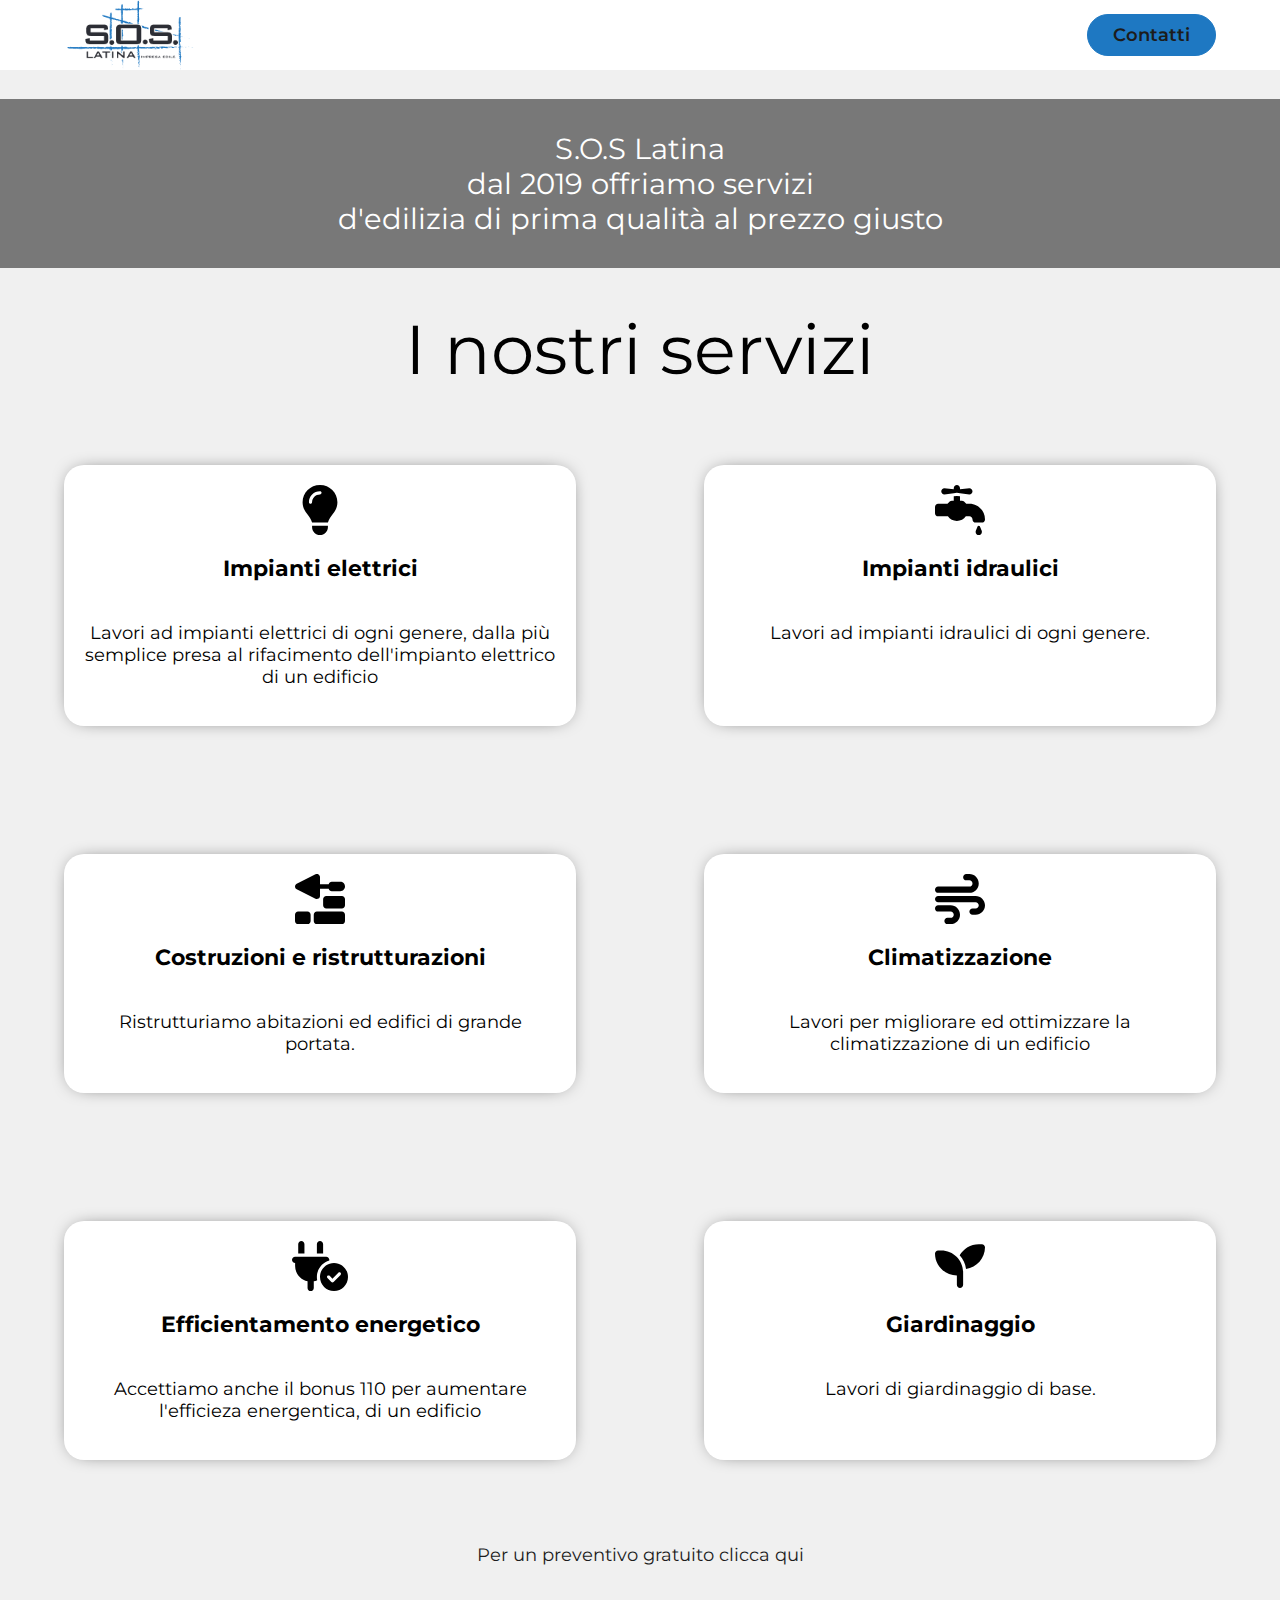
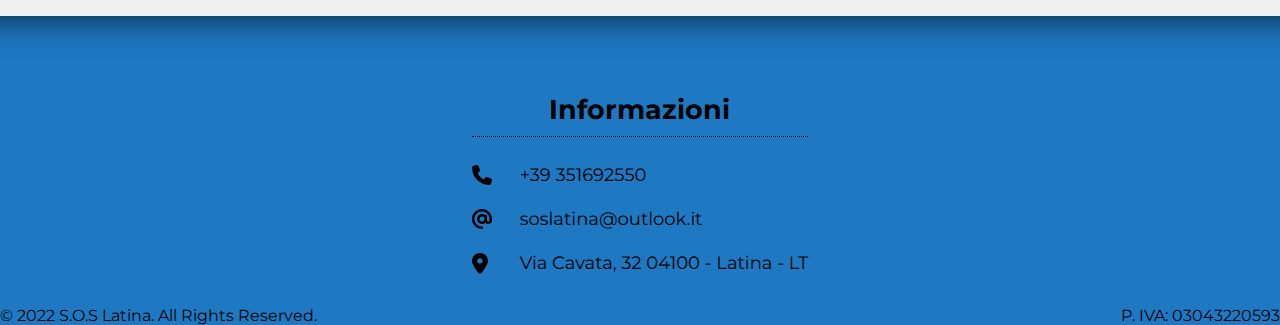
<file: index.html>
<!DOCTYPE html>
<html>

<head>
    <meta name="viewport" content="width=device-width, initial-scale=1">
    <link rel="stylesheet" type="text/css" href="stilefull.css">
    <link rel="stylesheet" type="text/css" href="stile1300.css">
    <link rel="stylesheet" type="text/css" href="stile768.css">
    <title>
        S.O.S. Latina
    </title>
    <link rel="icon" type="image/jpg" href="foto/logo.jpg">
    <link rel="apple-touch-icon" type="image/jpg" href="foto/logo.jpg">

    <link rel="stylesheet" href="https://cdn.jsdelivr.net/npm/swiper@8/swiper-bundle.min.css" />
</head>

<body>
    <header>
        <div class="bar">
            <a class="logoHeader" href="index.html"><img src="foto/logo.png"></a>

            <a class="pulsante_contatti" href="contatti.html"><button>Contatti</button></a>
        </div>
    </header>

    <main>
        <div class="primo">
            <p>
                S.O.S Latina <br>
                dal 2019 offriamo servizi <br> d'edilizia di prima qualit&agrave; al prezzo giusto
            </p>
        </div>

        <div class="servizi-container">
            <p class="titolozzo">I nostri servizi</p>
            <div class="servizi">
                <div class="servizio" id="uno">
                    <img src="foto/Icone/servizi/lightbulb-solid.svg">
                    <div class="titolo-servizo">
                        <a href="contatti.html"><strong>Impianti elettrici</strong></a>
                    </div>
                    <p class="descrizione-servizio">Lavori ad impianti elettrici di ogni genere, dalla pi&ugrave;
                        semplice
                        presa al rifacimento dell'impianto elettrico di un edificio</p>
                </div>
                <div class="servizio" id="due">
                    <img src="foto/Icone/servizi/faucet-drip-solid.svg">
                    <div class="titolo-servizo">
                        <a href="contatti.html"><strong>Impianti idraulici</strong></a>
                    </div>
                    <p class="descrizione-servizio">Lavori ad impianti idraulici di ogni genere.</p>
                </div>
                <div class="servizio" id="tre">
                    <img src="foto/Icone/servizi/trowel-bricks-solid.svg">
                    <div class="titolo-servizo">
                        <a href="contatti.html"><strong>Costruzioni e ristrutturazioni</strong></a>
                    </div>
                    <p class="descrizione-servizio">Ristrutturiamo abitazioni ed edifici di grande portata.</p>
                </div>
                <div class="servizio" id="quattro">
                    <img src="foto/Icone/servizi/wind-solid.svg">

                    <div class="titolo-servizo">
                        <a href="contatti.html"><strong>Climatizzazione</strong></a>
                    </div>
                    <p class="descrizione-servizio">Lavori per migliorare ed ottimizzare la climatizzazione di un
                        edificio</p>
                </div>
                <div class="servizio" id="cinque">
                    <img src="foto/Icone/servizi/plug-check-solid.svg">
                    <div class="titolo-servizo">
                        <a href="contatti.html"><strong>Efficientamento energetico</strong></a>
                    </div>
                    <p class="descrizione-servizio">Accettiamo anche il bonus 110 per aumentare l'efficieza energentica,
                        di un edificio</p>
                </div>
                <div class="servizio" id="sei">
                    <img src="foto/Icone/servizi/seedling-solid.svg">
                    <div class="titolo-servizo">
                        <a href="contatti.html"><strong>Giardinaggio</strong></a>
                    </div>
                    <p class="descrizione-servizio">Lavori di giardinaggio di base.</p>
                </div>
            </div>
            <div id="info_wrapper">
                <a href="contatti.html">Per un preventivo gratuito clicca qui </a>
            </div>
        </div>
    </main>

    <footer>
        <div class="fimportante">
            <div class="fcontenitore">
                <div>
                    <p class="ftitolo"> <strong>Informazioni</strong></p>
                    <div class="fmobile">
                        <ul class="ftabella1">
                            <li class="fphone"><a href="tel: +39 351692550">+39 351692550</a></li>
                            <li class="femail"><a href="mailto: soslatina@outlook.it">soslatina@outlook.it</a></li>
                            <li class="findirizzo"><a href="https://goo.gl/maps/Ji9ddJW9CBuhDDNK7">Via Cavata, 32 04100
                                    - Latina - LT</a></li>
                        </ul>
                    </div>
                </div>
                <!--<div>
                    <p class="ftitolo"><strong>Marche e rifornitori</strong></p>
                    <div class="fmobile2">
                        <img src="./foto/Marche/Kerakoll.jpg" alt="Kerakoll">
                        <img src="./foto/Marche/Hilti.jpg" alt="Hilti">
                    </div>
                </div> -->
            </div>
            <div class="fsotto">
                <p id="copyright">&#169; 2022 S.O.S Latina. All Rights Reserved.</p>
                <p id="iva">P. IVA: 03043220593</p>
            </div>
        </div>
    </footer>
</body>

</html>
</file>
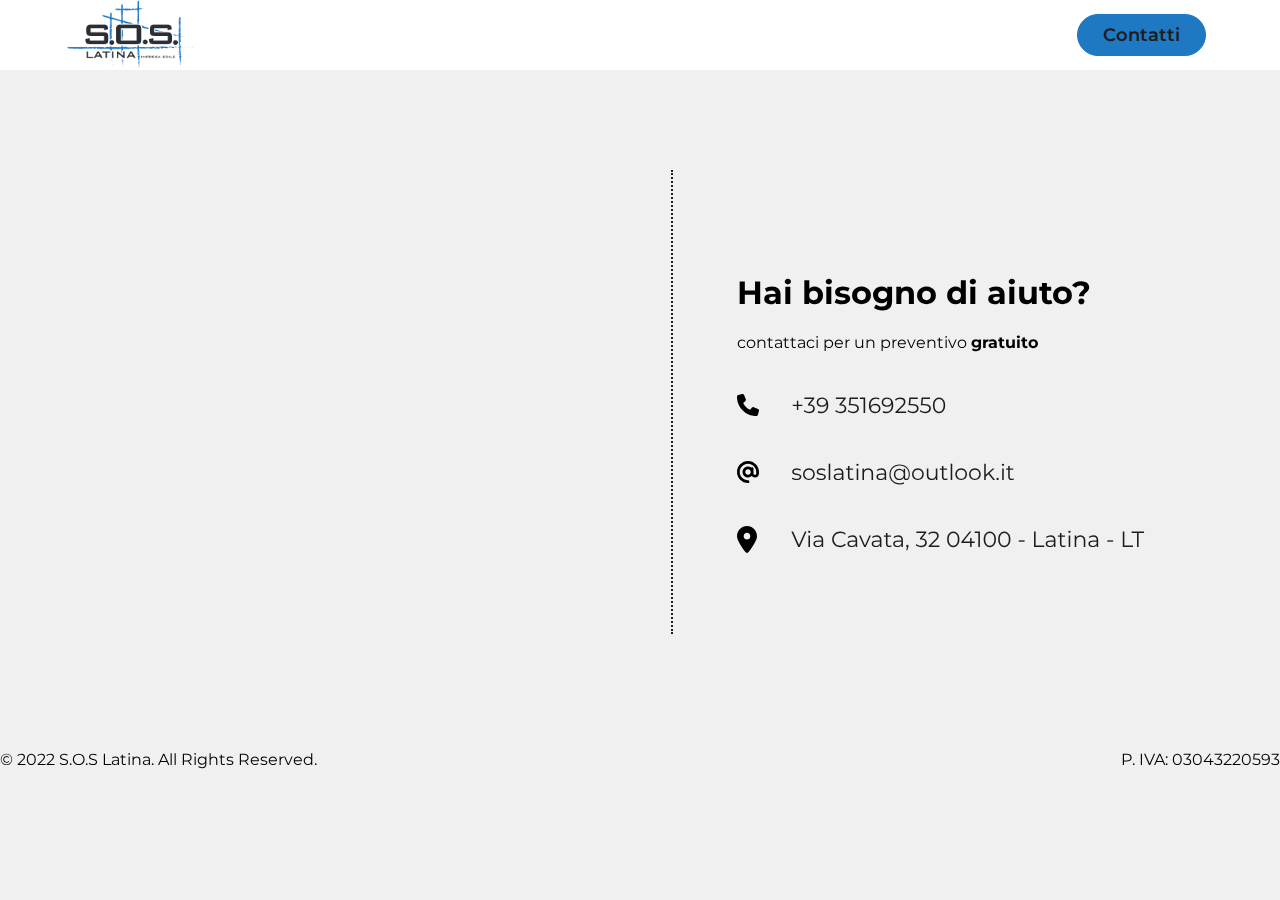
<file: contatti.html>
<!DOCTYPE html>
<html>
<head>
    <meta name="viewport" content="width=device-width, initial-scale=1">
    <link rel="stylesheet" type="text/css" href="stile-contatti-full.css">
    <link rel="stylesheet" type="text/css" href="stile-contatti-telefono.css">
    <title>
        S.O.S. Latina
    </title>
    <link rel = "icon" type = "image/jpg" href = "foto/logo.jpg">
    <link rel = "apple-touch-icon" type = "image/jpg" href = "foto/logo.jpg">
</head>
<body>
    <header>
        <div class="bar">
            <a class="logoHeader" href="index.html"><img src="foto/logo.png"></a>
            <a class="pulsante_contatti" href="contatti.html"><button>Contatti</button></a>
        </div>
        
    </header>
    <main>
        <div id="contatti-wrapper">
            <div class="contatti">
                <iframe src="https://www.google.com/maps/embed?pb=!1m18!1m12!1m3!1d8704.340774163264!2d12.888388953678886!3d41.46438090745892!2m3!1f0!2f0!3f0!3m2!1i1024!2i768!4f13.1!3m3!1m2!1s0x13250b75114ebfb1%3A0x97819a1897488334!2sS.O.S.%20Latina!5e0!3m2!1sit!2sit!4v1667771566391!5m2!1sit!2sit" allowfullscreen="" loading="lazy" referrerpolicy="no-referrer-when-downgrade"></iframe>
                <div class="line"></div>
                <div class="container-contatti">
                    <div class="titolo">
                        <h1>Hai bisogno di aiuto?</h1>
                        <p>contattaci per un preventivo <b>gratuito</b></p>
                    </div>
                    <ul class="contatti">
                        <li class="phone"><a href = "tel: +39 351692550">+39 351692550</a></li>
                        <li class="email"><a href = "mailto: soslatina@outlook.it">soslatina@outlook.it</a></li>
                        <li class="indirizzo"><a href = "https://goo.gl/maps/Ji9ddJW9CBuhDDNK7">Via Cavata, 32 04100 - Latina - LT</a></li>
                    </ul>
                </div>
            </div>
            <div class="fsotto">
                <p id="copyright">&#169; 2022 S.O.S Latina. All Rights Reserved.</p>
                <p id="iva">P. IVA: 03043220593</p>
            </div>
        </div>
    </main>
</body>

</html>
</file>
<file: stilefull.css>
@import url('https://fonts.googleapis.com/css2?family=Montserrat:wght@100;200;400;500;600&display=swap');

body {
    margin-right: -10px;
    width: 100%;
    padding: 0px;
    margin: 0px;
    background-color: rgb(240, 240, 240);
    overflow: auto;
}

/* width */
::-webkit-scrollbar {
    width: 10px;
    /* you can shrink taken width */
}

/* Track */
::-webkit-scrollbar-track {
    background: transparent;
}

/* Handle */
::-webkit-scrollbar-thumb {
    background: #1e78c2;
}

/* Handle on hover */
::-webkit-scrollbar-thumb:hover {
    background: #1268af;
}

#lista {
    display: none;
}

div {
    padding: 0px;
    margin: 0px;
}

p {
    font-family: "Montserrat", sans-serif;
    font-weight: 400;
}

a:link {
    text-decoration: none;
}

a:visited {
    text-decoration: none;
}

a:hover {
    text-decoration: none;
}

a:active {
    text-decoration: none;
}

/*inizio header*/
header {
    z-index: 2;
    width: 100%;
    background-color: white;
    position: block;
    display: flex;
    justify-content: flex-end;
    align-items: center;
    font-family: "Montserrat", sans-serif;
    font-weight: 600;
    
}

.bar {
    width: 100%;
    height: 70px;
    background-color: white;
    top: 0;
    display: flex;
    justify-content: flex-end;
    align-items: center;
    font-family: "Montserrat", sans-serif;
    font-weight: 600;
    margin: 0;
}

.tasto {
    display: none;
}

#nav_mobile {
    display: none;
}

.logoHeader {
    margin-right: auto;
    margin-left: 5%;
    height: 100%;
}

.logoHeader img {
    height: 100%;
}

.nav_links {
    margin-right: 0px;
    list-style: none;
}

.nav_links li {
    display: inline-block;
    padding: 0px 20px;
}

.nav_links li a {
    color: #1c1c1c;
    display: block;
    font-size: 18px;
    transition: transform .3s cubic-bezier(0.55, 0, 0.55, 0.2), color .3s cubic-bezier(0.55, 0, 0.55, 0.2);
}

.nav_links li a:hover {
    transform: scale(1.1);
    color: #1e78c2;
}

header .pulsante_home {
    margin-left: 10px;
    margin-right: 1%;
}
header .pulsante_contatti {
    margin-left: 10px;
    margin-right: 5%;
}

header button{
    padding: 9px 25px;
    font-family: "Montserrat", sans-serif;
    font-weight: 600;
    font-size: 18px;
    color: #1c1c1c;
    background-color: #1e78c2;
    border: 1px solid #1e78c2;
    border-radius: 500px;
    cursor: pointer;
}
header button:hover{
    background-color: white;
    border: 1px solid #1c1c1c;
    color: #1e78c2;
}

/*fine header*/
/*DA SISTEMARE*/

.primo{
    width: 100%;
    display: flex;
    justify-content: space-around;
}
.primo img{
    width: 100%;
}
.primo p{
    width: 100%;
    background-color: rgba(0, 0, 0,0.5);
    padding: 2.5%;
    font-size:calc(10px + 1.5vw);
    color: white;
    text-align: center;
}
.titolozzo {
    text-align: center;
    font-size: 69px;
    margin: 10px auto;
}

.servizi-container {
    width: 100%;
    display: flex;
    flex-direction: column;
    align-items: center;
}

.servizi {
    height: fit-content;
    display: flex;
    flex-direction: row;
    flex-wrap: wrap;
    align-items: stretch;
    justify-content: center;
    width:1330px;
}

.servizi img {
    padding-top: 20px;
    height: 50px;
    display: block;
    margin: auto;
}


.servizi .servizio {
    -webkit-box-shadow: 10 0px 20px 0px black;
    -moz-box-shadow: 0 0px 20px 0px black;
    box-shadow: 0 0px 20px -10px black;
    font-size: 20px;
    margin: 2%;
    background-color: white;
    border-radius: 20px;
    height: auto;
    width: 28%;
}
.titolo-servizo {
    text-align: center;
    font-size: 22px;
    margin: 0 auto;
    padding: 20px;
    font-family: "Montserrat", sans-serif;
    font-weight: 400;
    text-decoration: none;
}
.titolo-servizo a{
    color: black;
}
.descrizione-servizio{
    font-size: 18px;
    text-align: center;
}

.servizio p{
    margin-top: 0;
    padding: 20px;
}
#info_wrapper {
    margin-top: 20px;
    display: flex;
    justify-content: center;
}

.servizi-container #info_wrapper a {
    font-family: "Montserrat", sans-serif;
    font-weight: 400;
    font-size: 18px;
    color: #1c1c1c;
    display: block;
    transition: transform .3s cubic-bezier(0.55, 0, 0.55, 0.2), color .3s cubic-bezier(0.55, 0, 0.55, 0.2);
}

.servizi-container #info_wrapper a:hover {
    transform: scale(1.1);
    color: #1e78c2;
}

/*inizio footer*/
.fimportante {
    margin-top: 50px;
    box-shadow: inset 0px 145px 40px -150px black;
    width: 100%;
    background: #1e78c2;
}

.fcontenitore {
    padding-top: 50px;
    display: flex;
    flex-direction: row;
    justify-content: space-around;
}

.ftitolo {
    color: black;
    font-size: 27px;
    text-align: center;
    padding-bottom: 10px;
    border-bottom: 1px dotted black;
}

.ftabella1 {
    padding: 0px;
}

.ftabella1 li {
    list-style: none;
    font-family: "Montserrat", sans-serif;
    font-weight: 400;
    padding-left: 48px;
    margin-top: 22px;
    font-size: 22px;
}

.ftabella1 li a {
    color: black;
    text-rendering: geometricPrecision;
    width: fit-content;
    display: block;
    position: relative;
    font-size: 18px;
    transition: transform .3s cubic-bezier(0.55, 0, 0.55, 0.2), color .3s cubic-bezier(0.55, 0, 0.55, 0.2);
}
.ftabella1 li p{
    font-size: 18px;
}

.ftabella1 li a:hover {
    transform: scale(1.1);
}

.fphone {
    background-image: url(foto/Icone/contatti/phone.svg);
    background-repeat: no-repeat;
    background-size: 20px;
    background-position: 0% 50%;
}

.femail {
    background-image: url(foto/Icone/contatti/at.svg);
    background-repeat: no-repeat;
    background-size: 20px;
    background-position: 0% 50%;
}

.findirizzo {
    background-image: url(foto/Icone/contatti/location.svg);
    background-repeat: no-repeat;
    background-size: 16px;
    background-position: 0% 50%;
}

.fmobile2 {
    padding: 0px;
    display: flex;
    align-content: flex-start;
    justify-content: space-between;
}

.fmobile2 img{
    width: 100px;
}
.fsotto{
    width: 100%;
    display: flex;
    justify-content: space-between;
}
#copyright{
    margin-bottom: 0px
}
#iva{
    margin-bottom: 0px
}

/*fine footer*/
</file>
<file: stile1300.css>
@media screen and (min-width: 800px) and (max-width: 1359px){
    

    /*.container-contatti{
        height: 260px;
        width: 30%;
        margin: 0px auto;
        padding-top: 20px;
        padding-bottom: 110px;
        
    }*/
    /*.logo_footer_container{
        height: 240px;
        width: 30%;
        margin: 0px auto;
        background: none;
        padding-bottom: 150px;
    }*/
   
    .servizi{
        height: auto;
        width: 100%;
    }
    .servizi div
    {
        flex:40%;
    }
    .servizi .servizio{
        margin: 5%;
    }
    #uno{
        margin-left: 5%;
    }
    
    #tre{
        margin-right: 5%;
    }
    #quattro{
        margin-left: 5%;
    }
    #sei{
        margin-right: 5%;
    }
    
}
</file>
<file: stile768.css>
@media screen and (max-width:799px) {

    ::-webkit-scrollbar {
        width: 0px;
        /* you can shrink taken width */
    }

    header {
        z-index: 2;
        width: 100%;
        height: auto;
        background-color: transparent;
        position: absolute;
        top: 0;
        display: flex;
        justify-content: flex-end;
        flex-direction: column;
        align-items: center;
        font-family: "Montserrat", sans-serif;
        font-weight: 600;
        -webkit-box-shadow: none;
        -moz-box-shadow: none;
        box-shadow: none;
    }

    .logoHeader {
        margin-right: auto;
        margin-left: 5%;
    }

    .logoHeader img {
        height: 60px;
    }

    body {
        margin-top: 60px;
    }
    .titolozzo{
        font-size: 45px;
    }

    #lista {
        display: flex;
        
        justify-content: space-between;
        background-color: transparent;
        width: 100%;
        height: auto;
    }
    .riempitivo{
        background-color: transparent;
    }

    .nav_links {
        background-color: white;
        width: 150px;
        padding-bottom: 10px;
        border-bottom-left-radius: 30px;
        -webkit-border-bottom-left-radius: 30px;
        -moz-border-radius-bottomleft: 30px;
    }

    .nav_links a {
        color: #1c1c1c;
        display: block;
        width: 100%;
        text-align: center;
        margin-top: 10px;
        margin-bottom: 10px;
        font-size: 20px;
        font-family: "Montserrat", sans-serif;

    }

    #nomobile {
        display: none;
    }

    .robe {
        display: none;
    }

    .titolozzo{
        text-align: center;
        font-size: 45px;
    }
   
    .servizi {
        /*margin-left: 10%;
        margin-right: 10%;*/
        width: 80%;
        height: auto;
        flex-direction: column;
    }
    .servizi .servizio {
        margin-left: 0px;
        margin-right: 0px;
        width: 100%;
        height: fit-content;
        font-size: auto;
        text-align: justify;
    }
    .servizio p{
        padding: 20px;
        font-size: 20px;
    }
    #quattro{
        margin-left: 0;
    }
    #sei{
        margin-right: 0;
    }
    .fcontenitore {
        flex-direction: column;
    }

    .fmobile {
        display: flex;
        justify-content: center;
        padding-left: 60px;
    }

    .ftabella1 li {
        text-align: left;
        margin-left: auto;
        margin-right: auto;
    }

    .fmobile2 {
        display: flex;
        justify-content: center;
    }

    .ftabella2 li {
        text-align: center;
        margin-left: auto;
        margin-right: auto;
    }
    .fsotto{
        text-align: center;
        flex-direction: column-reverse;
    }

}
</file>
<file: stile-contatti-full.css>
@import url('https://fonts.googleapis.com/css2?family=Montserrat:wght@100;200;400;500;600&display=swap');

body {
    margin-right: -10px;
    width: 100%;
    padding: 0px;
    margin: 0px;
    background-color: rgb(240, 240, 240);
    overflow: auto;
}

/* width */
::-webkit-scrollbar {
    width: 10px;
    /* you can shrink taken width */
}

/* Track */
::-webkit-scrollbar-track {
    background: transparent;
}

/* Handle */
::-webkit-scrollbar-thumb {
    background: rgb(138, 138, 138);
}

/* Handle on hover */
::-webkit-scrollbar-thumb:hover {
    background: rgb(100, 100, 100);
}

div {
    padding: 0px;
    margin: 0px;
}

p {
    font-family: "Montserrat", sans-serif;
    font-weight: 400;
}

a:link {
    text-decoration: none;
}

a:visited {
    text-decoration: none;
}

a:hover {
    text-decoration: none;
}

a:active {
    text-decoration: none;
}

/*inizio header*/
header {
    z-index: 2;
    width: 100%;
    background-color: white;
    position: block;
    display: flex;
    justify-content: flex-end;
    align-items: center;
    font-family: "Montserrat", sans-serif;
    font-weight: 600;

}

.bar {
    width: 100%;
    height: 70px;
    background-color: white;
    top: 0;
    display: flex;
    justify-content: flex-end;
    align-items: center;
    font-family: "Montserrat", sans-serif;
    font-weight: 600;
    margin: 0;
}

.tasto {
    display: none;
}

#nav_mobile {
    display: none;
}

.logoHeader {
    margin-right: auto;
    margin-left: 5%;
    height: 100%;
}

.logoHeader img {
    height: 100%;
}

.nav_links {
    margin-right: 0px;
    list-style: none;
}

.nav_links li {
    display: inline-block;
    padding: 0px 20px;
}

.nav_links li a {
    color: #1c1c1c;
    display: block;
    font-size: 18px;
    transition: transform .3s cubic-bezier(0.55, 0, 0.55, 0.2), color .3s cubic-bezier(0.55, 0, 0.55, 0.2);
}

.nav_links li a:hover {
    transform: scale(1.1);
    color: #1e78c2;
}

header .pulsante_home {
    margin-left: 10px;
    margin-right: 1%;
}

header .pulsante_contatti {
    margin-left: 10px;
    margin-right: calc(10px + 5%);
}

header button {
    padding: 9px 25px;
    font-family: "Montserrat", sans-serif;
    font-weight: 600;
    font-size: 18px;
    color: #1c1c1c;
    background-color: #1e78c2;
    border: 1px solid #1e78c2;
    border-radius: 500px;
    cursor: pointer;
}

header button:hover {
    background-color: white;
    border: 1px solid #1c1c1c;
    color: #1e78c2;
}

/*fine header*/

#contatti-wrapper {
    position: absolute;
    top: 70px;
    right: 0px;
    bottom: 0px;
    left: 0px;
}

.contatti {
    display: flex;
    flex-direction: row;
    height: 80%;
}

.contatti iframe {
    padding-left: 5%;
    border: 0;
    width: 100%;
    margin: 2% 0;
    height: 90%;
}

.contatti .line {
    align-self: center;
    height: 70%;
    margin-left: 5%;
    margin-right: 5%;
    border-right: 2px dotted #1c1c1c;
}

.contatti .container-contatti {
    margin-top: auto;
    margin-bottom: auto;
    width: 100%;
}

.titolo {
    font-family: "Montserrat", sans-serif;
    font-weight: 600;
}

.contatti ul {
    display: contents;
}

.contatti li {
    list-style: none;
    font-family: "Montserrat", sans-serif;
    font-weight: 400;
    padding-left: 10%;
    margin-top: 40px;
    font-size: 22px;
}

.contatti li a {
    color: #1c1c1c;
    text-rendering: geometricPrecision;
    display: block;
    width: fit-content;
    position: relative;
    transition: transform .3s cubic-bezier(0.55, 0, 0.55, 0.2), color .3s cubic-bezier(0.55, 0, 0.55, 0.2);
}

.contatti li a:hover {
    transform: scale(1.1);
    color: #1e78c2;
}

.phone {
    background-image: url(foto/Icone/contatti/phone.svg);
    background-repeat: no-repeat;
    background-size: 22px;
    background-position: 0% 50%;
}

.email {
    background-image: url(foto/Icone/contatti/at.svg);
    background-repeat: no-repeat;
    background-size: 22px;
    background-position: 0% 50%;
}

.indirizzo {
    background-image: url(foto/Icone/contatti/location.svg);
    background-repeat: no-repeat;
    background-size: 20px;
    background-position: 0% 50%;
}

.logo_footer_container {
    height: 100%;
    width: 33.33%;
    background-color: white;
    display: flex;
    align-items: center;
    border-right: 1px solid black;
}

.logo_footer_container img {
    width: 100%;
}


.fsotto{
    width: 100%;
    display: flex;
    justify-content: space-between;
}
#copyright{
    margin-bottom: 0px
}
#iva{
    margin-bottom: 0px
}
</file>
<file: stile-contatti-telefono.css>
@media screen and (max-width:799px) {

    ::-webkit-scrollbar {
        width: 0px;
        /* you can shrink taken width */
    }

    /*inizio header*/
    header {
        z-index: 2;
        width: 100%;
        background-color: white;
        position: block;
        display: flex;
        justify-content: flex-end;
        align-items: center;
        font-family: "Montserrat", sans-serif;
        font-weight: 600;

    }

    .bar {
        width: 100%;
        height: 70px;
        background-color: white;
        top: 0;
        display: flex;
        justify-content: flex-end;
        align-items: center;
        font-family: "Montserrat", sans-serif;
        font-weight: 600;
        margin: 0;
    }

    .tasto {
        display: none;
    }

    #nav_mobile {
        display: none;
    }

    .logoHeader {
        margin-right: auto;
        margin-left: 5%;
        height: 100%;
    }

    .logoHeader img {
        height: 100%;
    }

    .nav_links {
        margin-right: 0px;
        list-style: none;
    }

    .nav_links li {
        display: inline-block;
        padding: 0px 20px;
    }

    .nav_links li a {
        color: #1c1c1c;
        display: block;
        font-size: 18px;
        transition: transform .3s cubic-bezier(0.55, 0, 0.55, 0.2), color .3s cubic-bezier(0.55, 0, 0.55, 0.2);
    }

    .nav_links li a:hover {
        transform: scale(1.1);
        color: #1e78c2;
    }

    header .pulsante_home {
        margin-left: 10px;
        margin-right: 1%;
    }

    header .pulsante_contatti {
        margin-left: 10px;
        margin-right: 5%;
    }

    header button {
        padding: 9px 25px;
        font-family: "Montserrat", sans-serif;
        font-weight: 600;
        font-size: 18px;
        color: #1c1c1c;
        background-color: #1e78c2;
        border: 1px solid #1e78c2;
        border-radius: 500px;
        cursor: pointer;
    }

    header button:hover {
        background-color: white;
        border: 1px solid #1c1c1c;
        color: #1e78c2;
    }

    /*fine header*/
    #contatti-wrapper {
        position: static;
        right: 0px;
        bottom: 0px;
        left: 0px;
    }

    .contatti {
        position: static;
        flex-direction: column;
        justify-content: center;
    }

    .contatti iframe {
        padding: 0 0;
        margin: 1% auto;
        margin-top: 50px;
        width: 85%;
        height: 350px;
    }

    .line {
        display: none;
    }

    .contatti .container-contatti {
        border-top: 2px dotted #1c1c1c;
        padding-top: 15px;
        margin: 25px auto;
        width: 85%;
    }
    .fsotto{
        text-align: center;
        flex-direction: column-reverse;
    }

}
</file>
